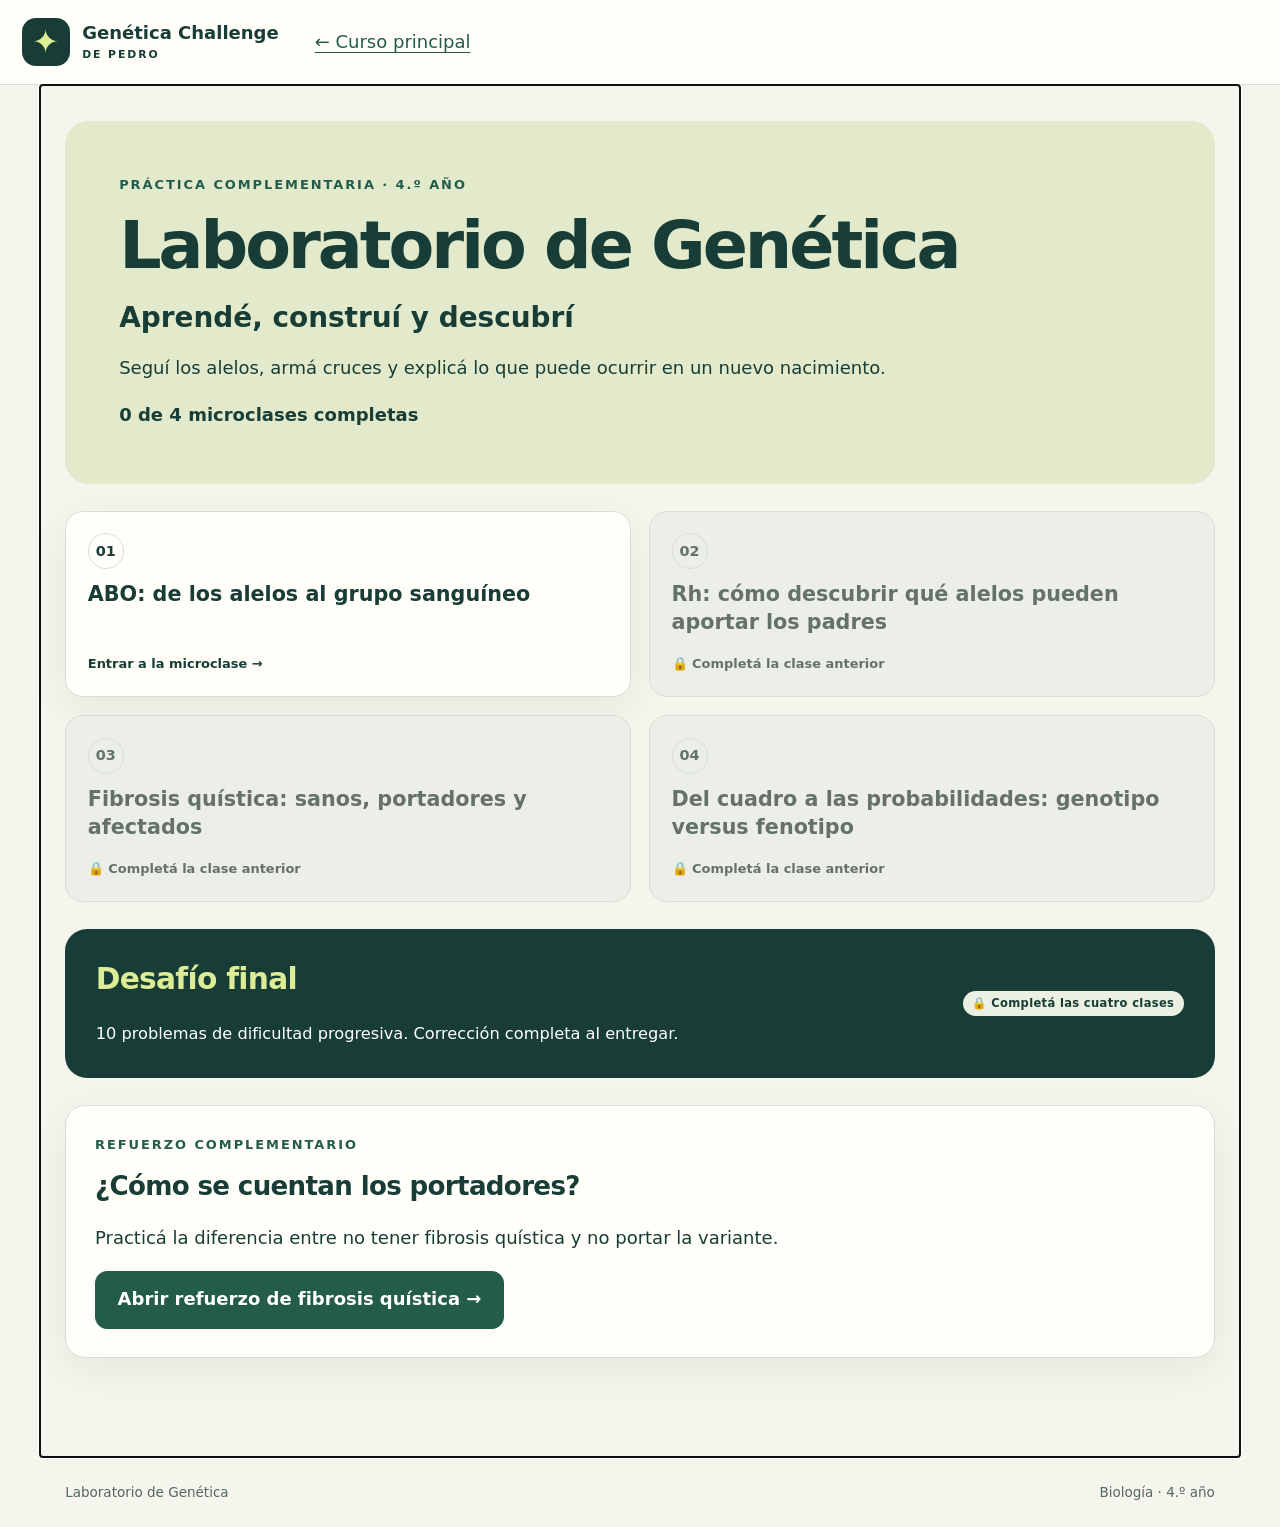
<file: laboratorio.html>
<!doctype html>
<html lang="es-AR">
<head>
  <meta charset="utf-8">
  <meta name="viewport" content="width=device-width, initial-scale=1">
  <meta name="theme-color" content="#123b35">
  <title>Laboratorio de Genética · Genética Challenge de Pedro</title>
  <link rel="stylesheet" href="styles.css">
  <link rel="stylesheet" href="lab.css">
  <script defer src="lab-content.js"></script>
  <script defer src="lab.js"></script>
</head>
<body>
  <header class="topbar"><a class="brand" href="#laboratorio"><span class="brand-icon" aria-hidden="true">✦</span><span>Genética Challenge<small>DE PEDRO</small></span></a><a href="index.html#mapa">← Curso principal</a></header>
  <div id="storage-warning" role="status"></div>
  <main id="lab-main" tabindex="-1"></main>
  <footer><span>Laboratorio de Genética</span><span>Biología · 4.º año</span></footer>
</body>
</html>
</file>
<file: styles.css>
:root{--ink:#173d36;--muted:#526962;--paper:#f5f4ed;--white:#fffef9;--green:#245c4b;--lime:#dced96;--line:#d7dfd2;--orange:#dc7449;--soft:#eaf0e2;--red:#9f372b;--shadow:0 12px 40px #203c3010;font-family:system-ui,-apple-system,BlinkMacSystemFont,"Segoe UI",sans-serif;color:var(--ink);font-size:18px;line-height:1.6;background:var(--paper)}
*{box-sizing:border-box}body{margin:0}a{color:var(--green);text-underline-offset:4px}button,input,select{font:inherit}button,a,input,select{touch-action:manipulation}button{cursor:pointer}button:disabled{cursor:default;opacity:.55}button:focus-visible,a:focus-visible,input:focus-visible,select:focus-visible,summary:focus-visible{outline:3px solid #bd622f;outline-offset:4px}button.primary,.button{display:inline-flex;align-items:center;justify-content:center;gap:.5rem;border:1px solid var(--green);border-radius:12px;padding:.75rem 1.2rem;background:var(--green);color:white;text-decoration:none;font-weight:700;min-height:48px}button.secondary,.button.secondary{background:transparent;color:var(--ink);border:1px solid #9eb1a4;border-radius:12px;padding:.65rem 1rem;min-height:48px;font-weight:650}button.text{background:none;border:0;color:var(--green);text-decoration:underline;padding:.5rem}button:hover:not(:disabled),.button:hover{filter:brightness(.94)}.topbar{padding:1rem max(1.2rem,calc((100vw - 1280px)/2));display:flex;align-items:center;gap:2rem;border-bottom:1px solid var(--line);background:var(--white)}.brand{display:flex;gap:.7rem;align-items:center;text-decoration:none;font-weight:800;font-size:1rem;line-height:1.2;color:var(--ink)}.brand small{display:block;font-size:.6rem;letter-spacing:.18em;margin-top:6px}.brand-icon{background:var(--ink);color:var(--lime);font-size:1.8rem;border-radius:14px;width:48px;height:48px;display:grid;place-items:center}.topbar nav{display:flex;gap:1.4rem;margin-left:auto}.topbar nav a{font-size:.85rem;text-decoration:none}.local-label{font-size:.65rem;border:1px solid var(--line);border-radius:30px;padding:.3rem .6rem;color:var(--muted)}main{max-width:1200px;margin:0 auto;padding:2rem 1.4rem 4rem;min-height:75vh}h1,h2,h3,p{margin-top:0}h1{font-size:clamp(2.1rem,5.5vw,3.7rem);line-height:1.08;letter-spacing:-.045em;margin-bottom:1rem}h2{font-size:1.65rem;line-height:1.25;letter-spacing:-.025em}h3{font-size:1.15rem;line-height:1.35}p{margin-bottom:1rem}.eyebrow{font-size:.72rem;font-weight:800;letter-spacing:.15em;text-transform:uppercase;color:var(--green);margin-bottom:.8rem}.muted{color:var(--muted)}.small{font-size:.8rem}.hero{display:grid;grid-template-columns:1.4fr 1fr;gap:2rem;align-items:center;padding:1.3rem 0 2rem}.hero p{max-width:570px}.hero .intro{font-size:1.05rem}.hero-art{border-radius:35% 35% 24% 24%;background:#e2eacb;padding:1.5rem;position:relative;min-height:300px;display:grid;place-items:center;overflow:hidden}.hero-art svg{width:100%;max-width:300px}.hero-art .float-label{position:absolute;border:1px solid #fff9;background:var(--white);box-shadow:var(--shadow);padding:.35rem .8rem;border-radius:30px;font-size:.75rem;bottom:20px;right:15px}.progress-summary{display:flex;align-items:center;gap:1.4rem;border:1px solid var(--line);background:var(--white);padding:1.25rem 1.5rem;border-radius:18px;margin-bottom:2rem;box-shadow:var(--shadow)}.progress-summary>div{flex:1}.progress-summary strong{font-size:1.1rem}.progressbar{height:9px;border-radius:20px;background:#e7ece1;overflow:hidden;margin:.5rem 0}.progressbar span{display:block;height:100%;background:var(--green);transition:width .3s}.section-title{display:flex;align-items:baseline;justify-content:space-between;gap:1rem;margin-top:2rem}.section-title h2{margin-bottom:.3rem}.path-grid{display:grid;grid-template-columns:repeat(3,1fr);gap:1rem;margin-top:1.2rem}.lesson-card{display:flex;flex-direction:column;position:relative;background:var(--white);border:1px solid var(--line);border-radius:18px;padding:1.2rem;min-height:240px;color:var(--ink);text-decoration:none;box-shadow:var(--shadow)}a.lesson-card:hover{border-color:var(--green);transform:translateY(-2px)}.lesson-card.current{border:2px solid var(--green);background:#f4f8e9}.lesson-card.locked{background:#ecefe7;box-shadow:none;color:#64726b}.card-top{display:flex;align-items:center;justify-content:space-between;margin-bottom:.8rem}.number{font-size:.8rem;display:grid;place-items:center;border:1px solid var(--line);width:36px;height:36px;border-radius:50%;font-weight:800}.current .number{background:var(--green);color:white}.badge{font-size:.64rem;letter-spacing:.03em;font-weight:700;display:inline-block;border-radius:20px;padding:.2rem .55rem;background:var(--soft)}.badge.extra{background:#f7e7d8;color:#78431b}.lesson-card h3{margin-bottom:.3rem}.lesson-card p{font-size:.8rem;line-height:1.45;margin-bottom:1rem}.card-status{margin-top:auto;font-size:.72rem;font-weight:750;display:flex;justify-content:space-between;align-items:center}.dots{display:flex;gap:4px}.dots i{height:8px;width:8px;border-radius:50%;background:#ccd7c7}.dots i.done{background:var(--green)}.exam-card{margin-top:1.5rem;border-radius:22px;background:var(--ink);color:white;padding:1.7rem;display:flex;align-items:center;justify-content:space-between;gap:1.5rem}.exam-card h2{color:var(--lime)}.exam-card p{font-size:.9rem;margin-bottom:0}.exam-card .button{background:var(--lime);color:var(--ink);border:0;white-space:nowrap}.exam-card .badge{color:var(--ink)}.breadcrumbs{font-size:.8rem;display:flex;gap:.7rem;align-items:center;margin-bottom:1rem}.lesson-layout{display:grid;grid-template-columns:210px minmax(0,1fr);gap:2rem}.lesson-sidebar{align-self:start;position:sticky;top:1rem;border:1px solid var(--line);padding:1rem;border-radius:16px;background:var(--white);font-size:.8rem}.lesson-sidebar a{display:block;padding:.5rem 0}.lesson-sidebar .side-progress{display:flex;flex-wrap:wrap;gap:5px;margin-top:.8rem}.side-progress a,.side-progress span{width:27px;height:29px;border-radius:7px;display:grid;place-items:center;font-size:.65rem;text-decoration:none;border:1px solid var(--line);padding:0}.side-progress .selected{outline:2px solid var(--green)}.side-progress .done{background:var(--green);color:white}.side-progress .locked{color:#707e73;background:#ecefe7}.lesson-header h1{font-size:clamp(2rem,4vw,2.9rem);margin-top:.7rem}.lesson-header .subtitle{font-size:1.1rem;color:var(--muted)}.panel{border:1px solid var(--line);background:var(--white);border-radius:20px;padding:1.6rem;margin-bottom:1.5rem;box-shadow:var(--shadow)}.panel h2{font-size:1.45rem}.panel .step-label{font-size:.68rem;font-weight:800;letter-spacing:.13em;color:var(--green);display:block;margin-bottom:.65rem}.concept-visual{background:#edf2e5;border:1px solid #dce5d4;border-radius:16px;padding:1.2rem;margin:1.3rem 0;overflow:hidden}.concept-visual svg{display:block;width:100%;max-height:220px;margin:auto}.concept-visual figcaption{text-align:center;font-size:.8rem;margin-top:.5rem}.concept-visual figure{margin:0}.takeaway{border-left:4px solid #8caa52;padding:.8rem 1rem;background:#f1f5e4;border-radius:0 10px 10px 0;font-weight:650}.pairs,.flow{display:flex;justify-content:center;align-items:center;flex-wrap:wrap;gap:.8rem}.gene-pair{text-align:center;background:var(--white);border:1px solid #d2ddc7;padding:.75rem 1.1rem;border-radius:13px}.gene-pair strong{font-size:1.6rem;letter-spacing:.06em;display:block}.gene-pair small{font-size:.75rem;display:block}.allele{display:inline-grid;place-items:center;background:#d7e799;color:var(--ink);min-width:42px;height:46px;border-radius:10px;font-size:1.3rem;font-weight:800;margin:2px;border:1px solid #b7c47a}.allele.light{background:#fae4cc;border-color:#ddbe99}.arrow{font-size:1.5rem;color:var(--green)}.seed{display:inline-block;width:27px;height:27px;border-radius:50%;background:#d5b947;border:2px solid #aa9634;vertical-align:middle;margin-right:6px}.seed.green{background:#8da94c;border-color:#5c7e31}.abo-table{width:100%;border-collapse:collapse;margin:.5rem 0;font-size:.95rem}.abo-table th,.abo-table td{padding:.65rem;border-bottom:1px solid #d3ddcb;text-align:left}.abo-table thead{background:#dde8ce}.blood{display:inline-block;border-radius:50%;width:35px;height:35px;background:#be5e51;color:white;font-weight:750;text-align:center;line-height:35px;font-size:.75rem;margin-right:.4rem}.example-steps{padding-left:1.6rem}.example-steps li{padding:.25rem 0 .8rem .3rem}.example-steps li::marker{font-weight:800;color:var(--green)}.step-hidden{display:none}.example-result{padding:1rem;background:var(--lime);border-radius:12px;font-weight:700;margin-top:1rem}.example-controls{display:flex;align-items:center;justify-content:space-between;gap:1rem;margin-top:1rem}.punnett{border-collapse:separate;border-spacing:5px;table-layout:fixed;width:100%;max-width:500px;margin:1rem auto}.punnett th,.punnett td{height:65px;text-align:center;border:1px solid #ccd9c1;border-radius:10px;padding:.4rem;background:#fffef9;font-weight:750;font-size:1.15rem}.punnett th{background:#e2edcc}.punnett th:first-child{width:22%}.punnett .corner{border:0;background:transparent;font-size:.65rem;line-height:1.3;color:var(--muted)}.punnett .empty{color:#718167;background:#f4f7ee}.question{scroll-margin-top:20px}.question legend{font-size:1.12rem;font-weight:720;line-height:1.5;width:100%;margin-bottom:1rem}.question fieldset{border:0;padding:0;margin:0;min-width:0}.question-number{font-size:.72rem;color:var(--green);font-weight:800;text-transform:uppercase;letter-spacing:.07em;margin-bottom:.8rem}.question .instruction{font-size:.8rem;color:var(--muted)}.options{display:grid;gap:.6rem}.option{display:flex;align-items:flex-start;gap:.7rem;border:1px solid #cdd8c6;border-radius:12px;padding:.8rem 1rem;background:#fff;cursor:pointer;line-height:1.45}.option:has(input:checked){border-color:var(--green);background:#edf4df;box-shadow:inset 0 0 0 1px var(--green)}.option input{accent-color:var(--green);width:20px;height:20px;flex-shrink:0;margin-top:3px}.option:has(input:disabled){cursor:default}.feedback{margin-top:1rem;padding:1rem;border-radius:12px;line-height:1.5}.feedback p:last-child{margin-bottom:0}.feedback.success{background:#e9f3d9;border:1px solid #b6ce94}.feedback.error{background:#fff0e7;border:1px solid #e0ad8c}.feedback ul{padding-left:1.2rem;margin:.6rem 0}.question-actions{display:flex;gap:.8rem;flex-wrap:wrap;margin-top:1rem}.solved-tag{display:inline-block;color:var(--green);font-size:.75rem;font-weight:750}.grid-instructions{border-left:3px solid #a5bb6a;padding-left:.8rem;font-size:.85rem}.palette{display:flex;gap:.4rem;flex-wrap:wrap;align-items:center;margin:.7rem 0}.palette-label{font-size:.75rem;color:var(--muted);width:100%}.token{min-width:47px;min-height:44px;border:1px solid #aabb92;background:#edf3db;border-radius:10px;padding:.35rem .7rem;font-weight:750}.token[aria-pressed=true]{background:var(--green);color:#fff;outline:2px solid #b1c272;outline-offset:2px}.punnett button.slot{width:100%;min-height:56px;border:2px dashed #a8b99a;background:transparent;color:var(--ink);border-radius:8px;font-weight:750;padding:.25rem;font-size:1.1rem}.punnett button.slot.filled{border-style:solid;border-color:var(--green);background:#f0f5e2}.punnett:has(.slot) td,.punnett:has(.slot) th{padding:3px;height:65px}.grid-conclusion{margin-top:1rem}.grid-conclusion .options{margin-top:.5rem}.grid-status{font-size:.8rem;color:var(--muted);min-height:1.5em}.lesson-complete{background:var(--green);color:white;border-radius:18px;padding:1.5rem;margin-bottom:1.5rem;display:flex;gap:1rem;align-items:center;justify-content:space-between}.lesson-complete h2{font-size:1.3rem;margin-bottom:.3rem}.lesson-complete p{margin:0}.lesson-complete .button{background:var(--lime);color:var(--ink);white-space:nowrap}.exam-header{display:flex;align-items:center;justify-content:space-between;gap:1rem}.exam-header h1{font-size:2.2rem}.exam-nav{display:flex;flex-wrap:wrap;gap:.5rem;margin:1rem 0 1.5rem}.exam-nav a{border:1px solid #bacbb0;width:43px;height:43px;border-radius:10px;display:grid;place-items:center;text-decoration:none;font-weight:750}.exam-nav .answered{background:#dce8c9}.exam-nav .active{outline:2px solid var(--green);outline-offset:2px}.exam-workspace{max-width:850px;margin:auto}.exam-bottom{display:flex;justify-content:space-between;gap:.7rem;flex-wrap:wrap}.exam-notice{padding:.8rem 1rem;border-radius:12px;background:#e6edda;font-size:.85rem;margin-bottom:1rem}.review-head{display:grid;grid-template-columns:auto 1fr;gap:2rem;align-items:center}.grade{width:140px;height:140px;border-radius:50%;border:9px solid #c8dc99;display:grid;align-content:center;justify-content:center;text-align:center;background:var(--white)}.grade strong{font-size:2.5rem;line-height:1.1}.grade small{font-size:.7rem}.review-item{border-bottom:1px solid var(--line);padding:1.2rem 0}.review-item summary{cursor:pointer;font-weight:700;line-height:1.5}.review-item .review-body{padding-top:1rem}.review-answer{border:1px solid var(--line);border-radius:12px;padding:1rem;background:#f2f5eb;font-size:.9rem}.diagnostic{display:grid;gap:.7rem;margin:1rem 0}.diagnostic a{background:#f1f5e5;border:1px solid var(--line);padding:.8rem 1rem;border-radius:12px;text-decoration:none}.history-entry{padding:1rem 0;border-bottom:1px solid var(--line)}.history-entry p{margin:.2rem 0}.empty-state{text-align:center;padding:3rem 1rem}.source-list li{margin-bottom:.8rem}.actions{display:flex;flex-wrap:wrap;gap:.6rem}.source-note{background:#f9eddf;padding:1rem;border-radius:12px;font-size:.9rem}.sr-only{position:absolute;width:1px;height:1px;padding:0;margin:-1px;overflow:hidden;clip:rect(0,0,0,0);white-space:nowrap;border:0}.skip{position:absolute;left:10px;top:-100px;background:white;padding:1rem;z-index:100}.skip:focus{top:10px}footer{max-width:1200px;margin:auto;border-top:1px solid var(--line);padding:1.3rem 1.4rem;display:flex;justify-content:space-between;gap:1rem;color:var(--muted);font-size:.75rem}#toast{position:fixed;bottom:18px;left:50%;transform:translateX(-50%);background:var(--ink);color:white;padding:.7rem 1rem;border-radius:12px;box-shadow:var(--shadow);z-index:5;display:none;max-width:90vw;font-size:.85rem}#toast.visible{display:block}#storage-warning:not(:empty){padding:1rem;background:#ffebd5;border-bottom:1px solid #dba46d;font-size:.85rem}.unit-label{margin-top:2rem;font-size:.8rem;font-weight:800;letter-spacing:.06em;text-transform:uppercase;color:var(--muted)}.review-grid-label{text-align:center;font-size:.75rem}.divider{border:0;border-top:1px solid var(--line);margin:1.5rem 0}body.exam-active .topbar nav{display:none}
@media(min-width:1450px){:root{font-size:19px}}
@media(max-width:900px){.local-label{display:none}.path-grid{grid-template-columns:repeat(2,1fr)}.lesson-layout{grid-template-columns:1fr}.lesson-sidebar{position:static;display:flex;align-items:center;flex-wrap:wrap;gap:.5rem 1rem}.lesson-sidebar p,.lesson-sidebar>a{margin:0}.lesson-sidebar .side-progress{margin:0;margin-left:auto}.lesson-sidebar .sidebar-links{display:none}.hero-art{min-height:260px}.topbar{gap:1rem}.topbar nav{gap:.9rem}}
@media(max-width:600px){:root{font-size:18px}.topbar{padding:.8rem 1rem;align-items:flex-start;flex-wrap:wrap}.brand{font-size:.9rem}.brand-icon{width:41px;height:41px}.topbar nav{width:100%;justify-content:space-between;gap:.5rem}.topbar nav a{font-size:.75rem}main{padding:1.4rem 1rem 2.5rem}.hero{grid-template-columns:1fr;padding-top:.3rem;gap:1.2rem}.hero-art{min-height:180px;max-height:200px;border-radius:25px}.hero-art svg{max-height:160px}.hero-art .float-label{font-size:.65rem;bottom:12px}.path-grid{grid-template-columns:1fr;gap:.7rem}.lesson-card{min-height:185px;padding:1rem}.card-top{margin-bottom:.5rem}.lesson-card p{margin-bottom:.7rem}.progress-summary{padding:1rem;flex-wrap:wrap;gap:.7rem}.progress-summary>div{min-width:100%}.progress-summary .button{width:100%}.section-title{align-items:flex-start}.section-title .small{font-size:.7rem;white-space:nowrap}.exam-card{flex-direction:column;align-items:stretch;padding:1.3rem}.panel{padding:1.1rem;border-radius:16px}.lesson-sidebar .side-progress{width:100%;margin-left:0}.lesson-header h1{font-size:2.15rem}.lesson-complete{display:block}.lesson-complete .button{margin-top:1rem;white-space:normal}.concept-visual{padding:.7rem}.gene-pair{padding:.6rem .7rem}.pairs,.flow{gap:.4rem}.gene-pair strong{font-size:1.3rem}.punnett{border-spacing:3px}.punnett th,.punnett td{height:58px;font-size:1rem}.punnett button.slot{font-size:1rem;min-height:52px}.question-actions>button{width:100%}.option{padding:.75rem}.exam-header{display:block}.exam-header button{margin-bottom:1rem}.exam-nav{gap:.4rem}.exam-nav a{width:37px;height:39px}.exam-bottom>*{flex:1;min-width:130px}.review-head{grid-template-columns:1fr;gap:1rem}.grade{width:120px;height:120px}.review-head h1{font-size:2rem}footer{flex-direction:column;gap:.3rem}.abo-table{font-size:.85rem}.abo-table td,.abo-table th{padding:.5rem}.example-controls{align-items:flex-start;flex-direction:column}.example-controls button{width:100%}}
@media(prefers-reduced-motion:reduce){*{scroll-behavior:auto!important;transition:none!important}}
</file>
<file: lab.css>
.lab-hero{padding:clamp(1.4rem,5vw,3rem);border-radius:24px;background:#e2eacb;margin-bottom:1.5rem}
.lab-lead{font-size:clamp(1.2rem,3vw,1.55rem);font-weight:750;line-height:1.3}
.lab-path{grid-template-columns:repeat(2,minmax(0,1fr))}
.lab-path .lesson-card{min-height:160px;gap:.65rem}
.lab-history,.lab-result{margin-top:1.5rem}
.lab-diagram{display:flex;gap:.7rem;justify-content:center;flex-wrap:wrap}
.lab-diagram .gene-pair{flex:1 1 125px}
.lab-diagram svg{width:90px;height:70px}
.lab-diagram text,.concept-visual svg text{fill:var(--ink);font:700 16px system-ui,sans-serif}
.lab-bar{margin-top:.4rem;height:.45rem;border-radius:10px;background:#e4eadc;overflow:hidden}
.lab-bar span{display:block;height:100%;background:var(--green)}
.lab-task h2{font-size:clamp(1.18rem,2.5vw,1.45rem)}
.lab-task h3{margin-top:1.2rem;margin-bottom:.65rem}
.lab-fields{display:grid;grid-template-columns:repeat(auto-fit,minmax(min(100%,190px),1fr));gap:.9rem;margin:.8rem 0}
.lab-fields label{display:flex;flex-direction:column;justify-content:space-between;gap:.35rem;font-size:.9rem;font-weight:700}
.lab-fields input{width:100%;min-height:46px;border:1px solid #a3b69e;border-radius:9px;background:#fff;padding:.5rem .65rem;color:var(--ink)}
.lab-match{position:relative;display:grid;grid-template-columns:minmax(0,1fr) minmax(0,1fr);column-gap:clamp(26px,8vw,100px);align-items:start;margin:1rem 0}
.lab-match>div{display:grid;gap:.6rem;z-index:1}
.lab-match button{min-width:0;min-height:52px;padding:.45rem .55rem;background:var(--white);overflow-wrap:anywhere}
.lab-match button[aria-pressed=true]{background:#e2edcc;box-shadow:inset 0 0 0 2px var(--green)}
.lab-match small{display:block;font-size:.72rem;color:var(--muted)}
.lab-arrows{position:absolute;inset:0;width:100%;height:100%;pointer-events:none;overflow:visible}
.lab-status{min-height:1.3em;margin:.5rem 0;color:var(--green)}
.lab-palette-label{margin:.5rem 0 0}
.lab-task .punnett{margin-left:0}
.fq-link{margin-top:1.5rem}
.fq-example{margin:1.3rem 0}
.fq-example h3,.fq-example figcaption{text-align:center}
.fq-example .punnett{font-size:1.2rem}
.fq-tag{display:inline-block;padding:.22rem .55rem;border-radius:8px;font-weight:750;white-space:nowrap}
.fq-NN{background:#dfead3;color:#244738}
.fq-Nn{background:#eee4fa;color:#503776}
.fq-nn{background:#f6ded4;color:#783829}
.fq-counts{display:grid;grid-template-columns:repeat(2,minmax(0,1fr));gap:.65rem;margin:1rem 0}
.fq-counts>div{padding:.7rem .9rem;border:1px solid var(--line);border-radius:12px;background:#f8faf3}
.fq-counts dt{font-weight:750;line-height:1.4}
.fq-counts dd{display:flex;flex-wrap:wrap;gap:.4rem 1rem;align-items:center;margin:.45rem 0 0}
.fq-counts>div:nth-child(3){background:#eef5e2;border-color:#8da880}
.fq-selection{border:1px solid var(--line);border-radius:12px;min-width:0;padding:.5rem .75rem;margin:0 0 1rem}
.fq-selection legend{padding:0 .3rem;font-weight:750}
.punnett button.fq-select[aria-pressed=true]{border-style:solid;border-color:var(--green);background:var(--green);color:#fff}
.fq-select[aria-pressed=true]::after{content:' ✓'}
@media(max-width:600px){.lab-path{grid-template-columns:1fr}.lab-match button{font-size:.8rem}.lab-match{column-gap:30px}.lab-diagram .gene-pair{flex-basis:104px}}
@media(max-width:600px){.fq-counts{grid-template-columns:1fr}.fq-example .punnett th,.fq-example .punnett td{padding:.2rem}}
</file>
